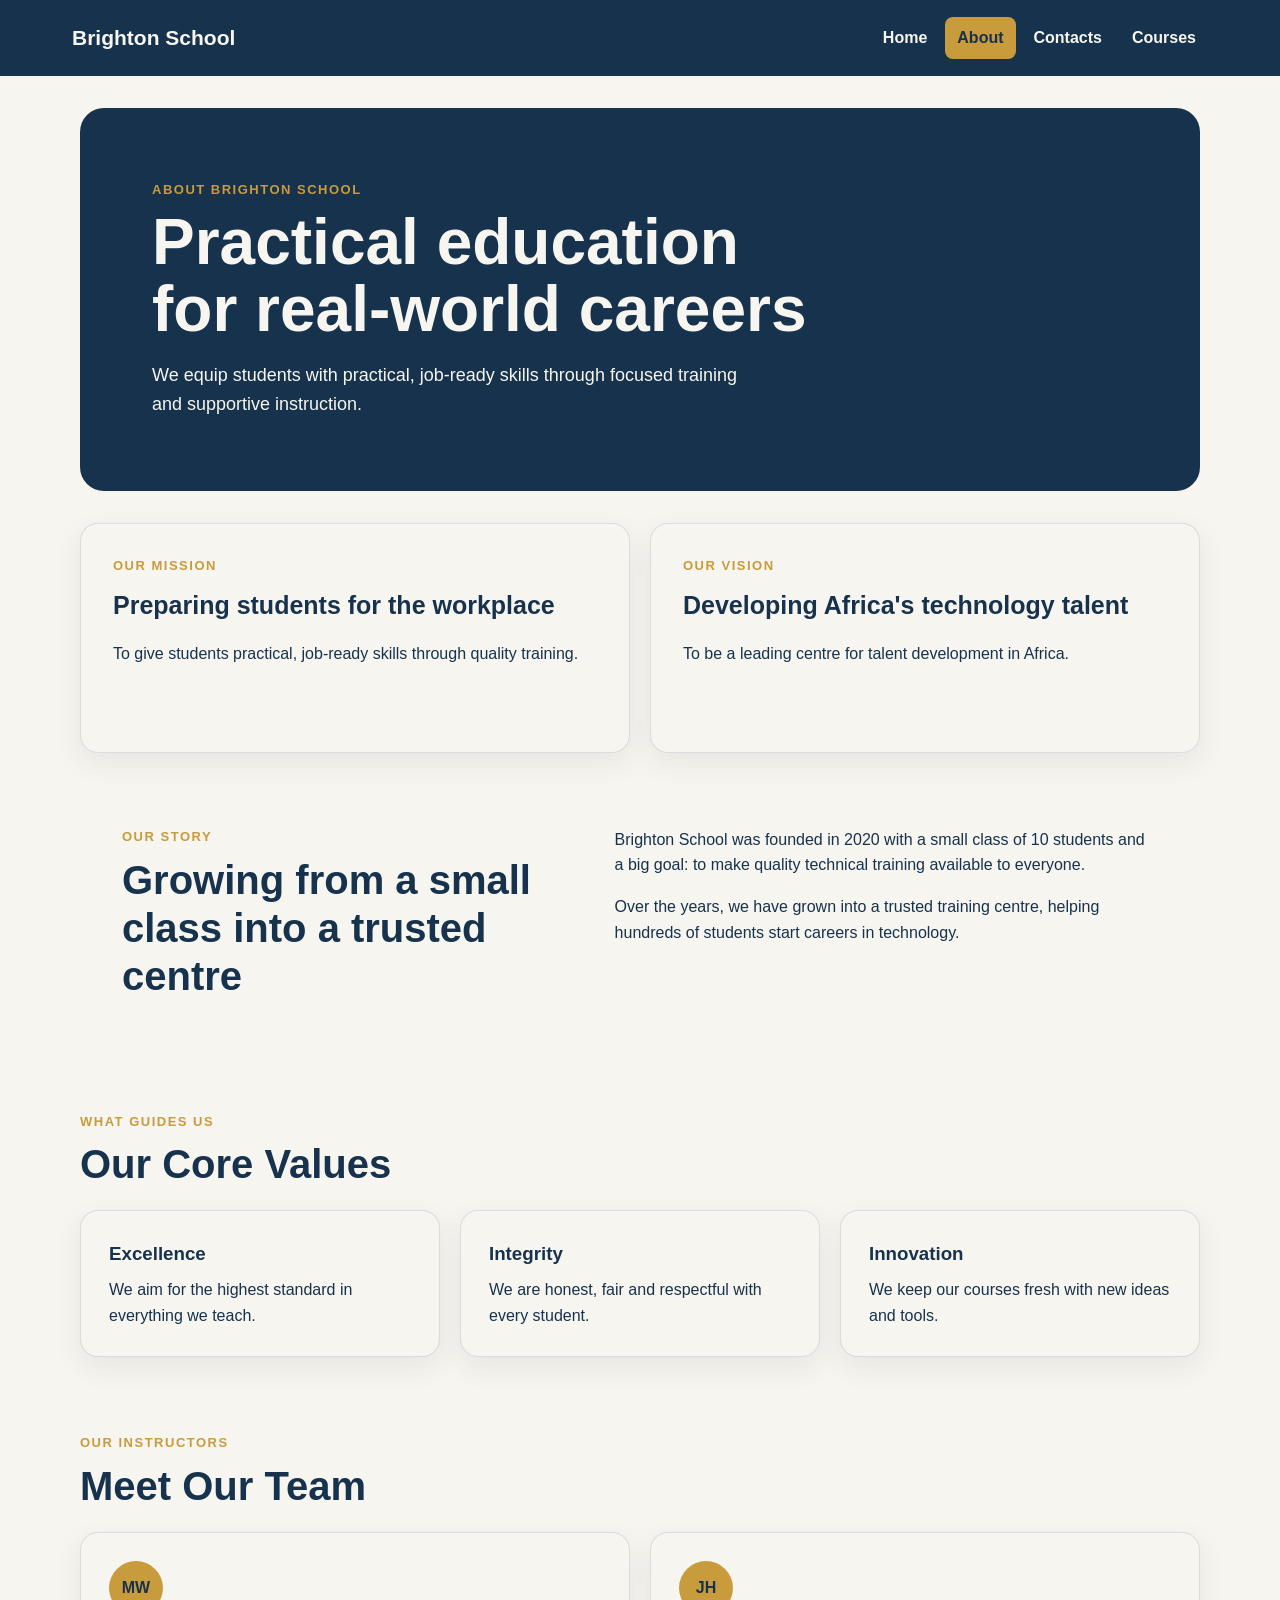
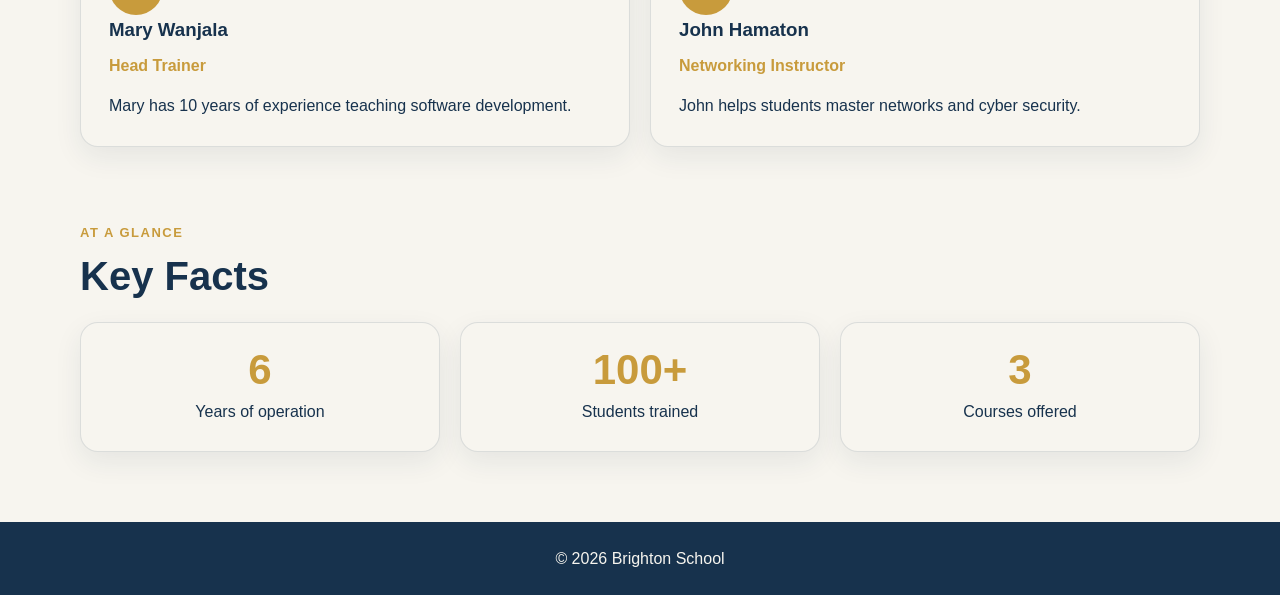
<file: about.html/index.html>
<!DOCTYPE html>
<html lang="en">
<head>
    <meta charset="UTF-8">
    <meta name="viewport" content="width=device-width, initial-scale=1.0">
    <title>About us - Brighton School</title>
    <link rel="stylesheet" href="style.css">
</head>
<body>
    
    <header class="site-header">
        <a class="brand" href="../index.html/index.html">Brighton School</a>
        <nav aria-label="Primary navigation">
            <ul>
                <li><a href="../index.html/index.html">Home</a></li>
                <li><a class="active" href="index.html" aria-current="page">About</a></li>
                <li><a href="../contacts.html/index.html">Contacts</a></li>
                <li><a href="../course.html/index.html">Courses</a></li>
            </ul>
        </nav>
    </header>

    <main>
        <section class="hero">
            <div>
                <p class="eyebrow">About Brighton School</p>
                <h1>Practical education for real-world careers</h1>
                <p class="hero-copy">We equip students with practical, job-ready skills through focused training and supportive instruction.</p>
            </div>
        </section>

        <section class="mission-grid" aria-label="Mission and vision">
            <article class="mission-card">
                <p class="card-label">Our Mission</p>
                <h2>Preparing students for the workplace</h2>
                <p>To give students practical, job-ready skills through quality training.</p>
            </article>
            <article class="mission-card">
                <p class="card-label">Our Vision</p>
                <h2>Developing Africa's technology talent</h2>
                <p>To be a leading centre for talent development in Africa.</p>
            </article>
        </section>

        <section class="story">
            <div>
                <p class="eyebrow">Our Story</p>
                <h2>Growing from a small class into a trusted centre</h2>
            </div>
            <div class="story-copy">
                <p>Brighton School was founded in 2020 with a small class of 10 students and a big goal: to make quality technical training available to everyone.</p>
                <p>Over the years, we have grown into a trusted training centre, helping hundreds of students start careers in technology.</p>
            </div>
        </section>

        <section class="values" aria-labelledby="values-heading">
            <div class="section-heading">
                <p class="eyebrow">What guides us</p>
                <h2 id="values-heading">Our Core Values</h2>
            </div>
            <div class="card-grid">
                <article class="core">
                    <h3>Excellence</h3>
                    <p>We aim for the highest standard in everything we teach.</p>
                </article>
                <article class="core">
                    <h3>Integrity</h3>
                    <p>We are honest, fair and respectful with every student.</p>
                </article>
                <article class="core">
                    <h3>Innovation</h3>
                    <p>We keep our courses fresh with new ideas and tools.</p>
                </article>
            </div>
        </section>

        <section class="team" aria-labelledby="team-heading">
            <div class="section-heading">
                <p class="eyebrow">Our instructors</p>
                <h2 id="team-heading">Meet Our Team</h2>
            </div>
            <div class="card-grid team-grid">
                <article class="meet">
                    <p class="initials" aria-hidden="true">MW</p>
                    <h3>Mary Wanjala</h3>
                    <p class="role">Head Trainer</p>
                    <p>Mary has 10 years of experience teaching software development.</p>
                </article>
                <article class="meet">
                    <p class="initials" aria-hidden="true">JH</p>
                    <h3>John Hamaton</h3>
                    <p class="role">Networking Instructor</p>
                    <p>John helps students master networks and cyber security.</p>
                </article>
            </div>
        </section>

        <section class="facts" aria-labelledby="facts-heading">
            <div class="section-heading">
                <p class="eyebrow">At a glance</p>
                <h2 id="facts-heading">Key Facts</h2>
            </div>
            <div class="facts-grid">
                <article class="key">
                    <h3>6</h3>
                    <p>Years of operation</p>
                </article>
                <article class="key">
                    <h3>100+</h3>
                    <p>Students trained</p>
                </article>
                <article class="key">
                    <h3>3</h3>
                    <p>Courses offered</p>
                </article>
            </div>
        </section>
    </main>

    <footer>
        <p>&copy; 2026 Brighton School</p>
    </footer>
</body>
</html>
</file>
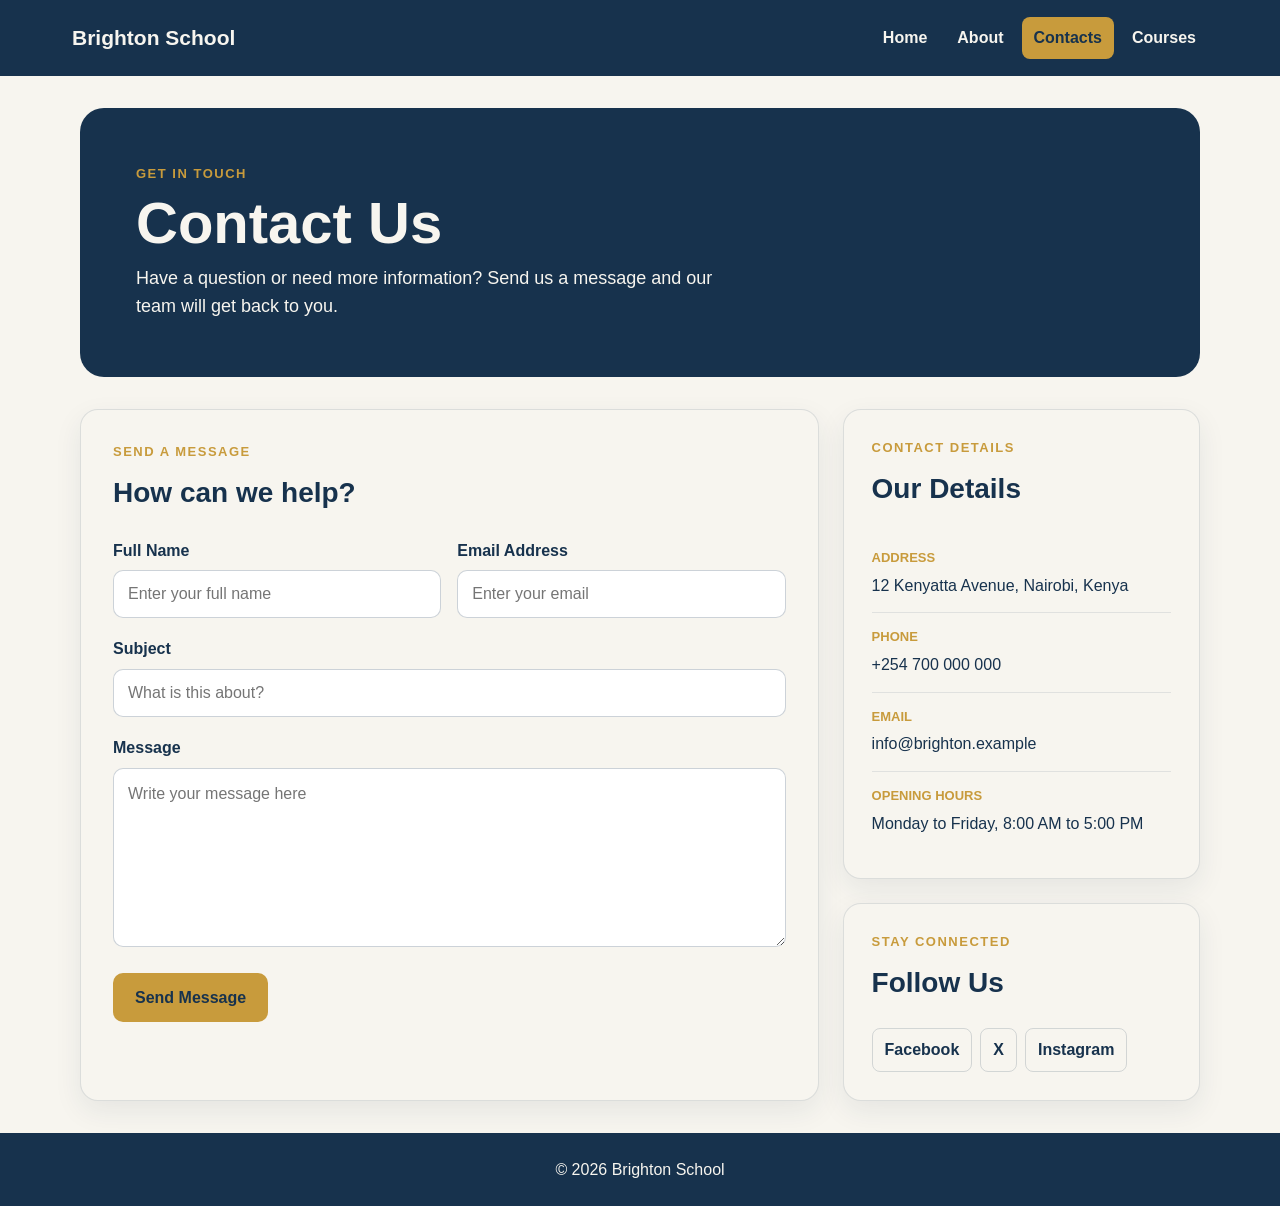
<file: contacts.html/index.html>
<!DOCTYPE html>
<html lang="en">
<head>
    <meta charset="UTF-8">
    <meta name="viewport" content="width=device-width, initial-scale=1.0">
    <link rel="stylesheet" href="style.css">
    <title>Contacts</title>
</head>
<body>
    <header class="site-header">
        <a class="brand" href="../index.html/index.html">Brighton School</a>
        <nav aria-label="Primary navigation">
            <ul>
                <li><a href="../index.html/index.html">Home</a></li>
                <li><a href="../about.html/index.html">About</a></li>
                <li><a class="active" href="index.html" aria-current="page">Contacts</a></li>
                <li><a href="../course.html/index.html">Courses</a></li>
            </ul>
        </nav>
    </header>

    <main>
        <section class="contact-hero">
            <div>
                <p class="eyebrow">Get in touch</p>
                <h1>Contact Us</h1>
                <p>Have a question or need more information? Send us a message and our team will get back to you.</p>
            </div>
        </section>

        <div class="contact-layout">
            <section class="contact-form-card" aria-labelledby="form-heading">
                <p class="card-label">Send a message</p>
                <h2 id="form-heading">How can we help?</h2>

                <form id="contact-form">
                    <div class="form-row">
                        <div class="field">
                            <label for="contact-name">Full Name</label>
                            <input type="text" id="contact-name" name="name" placeholder="Enter your full name" required>
                        </div>
                        <div class="field">
                            <label for="contact-email">Email Address</label>
                            <input type="email" id="contact-email" name="email" placeholder="Enter your email" required>
                        </div>
                    </div>

                    <div class="field">
                        <label for="contact-subject">Subject</label>
                        <input type="text" id="contact-subject" name="subject" placeholder="What is this about?" required>
                    </div>

                    <div class="field">
                        <label for="contact-message">Message</label>
                        <textarea id="contact-message" name="message" rows="6" placeholder="Write your message here" required></textarea>
                    </div>

                    <button type="submit">Send Message</button>
                    <p id="contact-feedback" role="status"></p>
                </form>
            </section>

            <aside>
                <section class="our-details" aria-labelledby="details-heading">
                    <p class="card-label">Contact details</p>
                    <h2 id="details-heading">Our Details</h2>
                    <div class="detail">
                        <span>Address</span>
                        <p>12 Kenyatta Avenue, Nairobi, Kenya</p>
                    </div>
                    <div class="detail">
                        <span>Phone</span>
                        <p>+254 700 000 000</p>
                    </div>
                    <div class="detail">
                        <span>Email</span>
                        <p>info@brighton.example</p>
                    </div>
                    <div class="detail">
                        <span>Opening hours</span>
                        <p>Monday to Friday, 8:00 AM to 5:00 PM</p>
                    </div>
                </section>

                <section class="social-card" aria-labelledby="social-heading">
                    <p class="card-label">Stay connected</p>
                    <h2 id="social-heading">Follow Us</h2>
                    <div class="social-links">
                        <a href="#">Facebook</a>
                        <a href="#">X</a>
                        <a href="#">Instagram</a>
                    </div>
                </section>
            </aside>
        </div>
    </main>

    <footer>
        <p>&copy; 2026 Brighton School</p>
    </footer>

    <script src="script.js"></script>
</body>
</html>
</file>
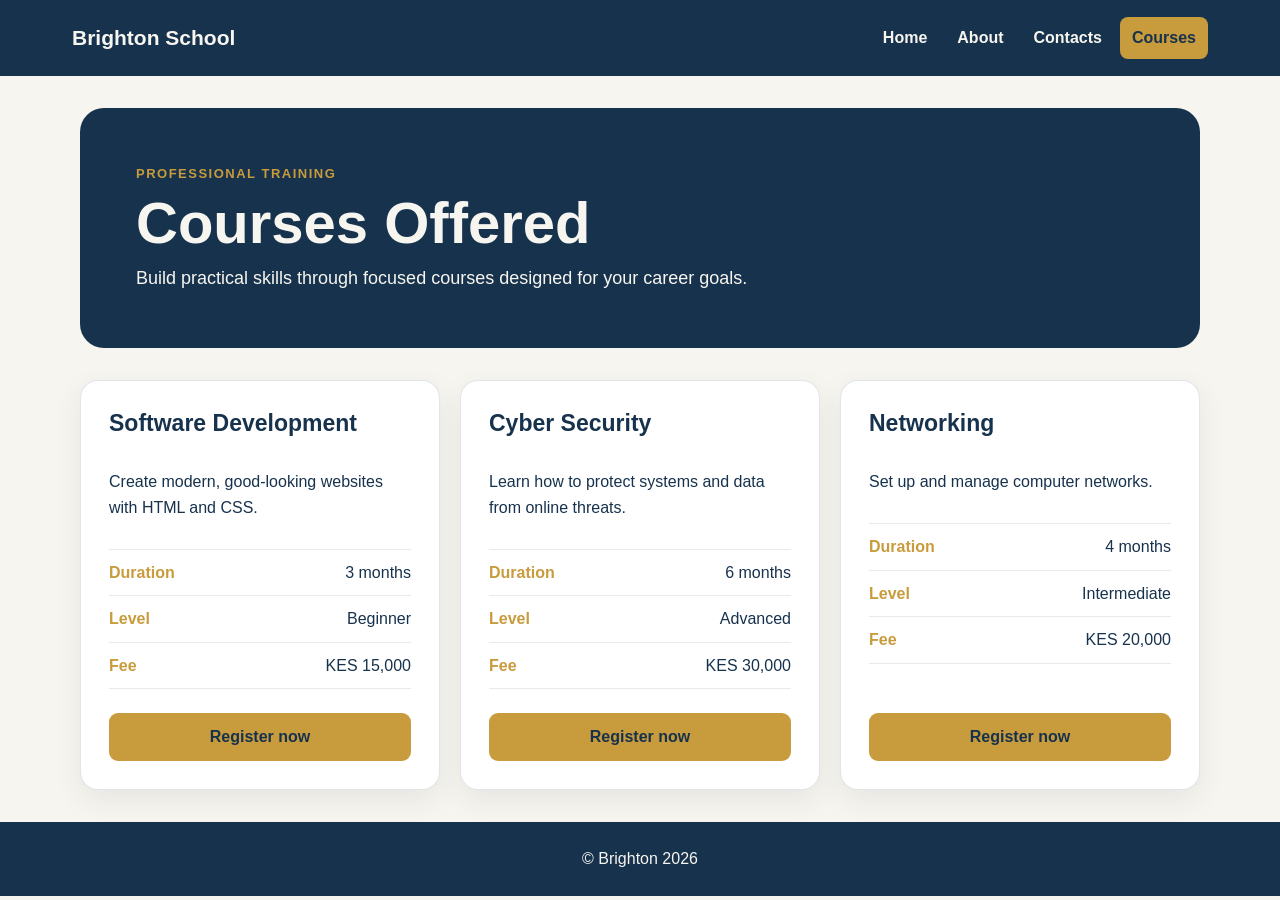
<file: course.html/index.html>
<!DOCTYPE html>
<html lang="en">
<head>
    <meta charset="UTF-8">
    <meta name="viewport" content="width=device-width, initial-scale=1.0">
    <link rel="stylesheet" href="style.css">
    <title>Courses</title>
</head>
<body>
  <header class="site-header">
    <a class="brand" href="../index.html/index.html">Brighton School</a>
    <nav aria-label="Primary navigation">
      <ul>
        <li><a href="../index.html/index.html">Home</a></li>
        <li><a href="../about.html/index.html">About</a></li>
        <li><a href="../contacts.html/index.html">Contacts</a></li>
        <li><a class="active" href="index.html" aria-current="page">Courses</a></li>
      </ul>
    </nav>
  </header>

  <main>
    <section class="courses-hero">
      <div>
        <p class="eyebrow">Professional training</p>
        <h1>Courses Offered</h1>
        <p>Build practical skills through focused courses designed for your career goals.</p>
      </div>
    </section>

    <section class="course-grid" aria-label="Available courses">
    <article class="course">
    <h3><u>Software Development</u></h3>
    <p>Create modern, good-looking websites with HTML and CSS.</p>
    <div class="course-details">
      <p><span>Duration</span>3 months</p>
      <p><span>Level</span>Beginner</p>
      <p><span>Fee</span>KES 15,000</p>
    </div>
    <a class="course-button" href="../index.html/index.html#register-form">Register now</a>
  </article>


  <article class="course">
    <h3><u>Cyber Security</u></h3>
    <p>Learn how to protect systems and data from online threats.</p>
    <div class="course-details">
      <p><span>Duration</span>6 months</p>
      <p><span>Level</span>Advanced</p>
      <p><span>Fee</span>KES 30,000</p>
    </div>
    <a class="course-button" href="../index.html/index.html#register-form">Register now</a>
  </article>

  <article class="course">
    <h3><u>Networking</u></h3>
    <p>Set up and manage computer networks.</p>
    <div class="course-details">
      <p><span>Duration</span>4 months</p>
      <p><span>Level</span>Intermediate</p>
      <p><span>Fee</span>KES 20,000</p>
    </div>
    <a class="course-button" href="../index.html/index.html#register-form">Register now</a>
  </article>
    </section>
  </main>

<footer>
    <p>&copy; Brighton 2026</p>
</footer>


</body>
</html>
</file>
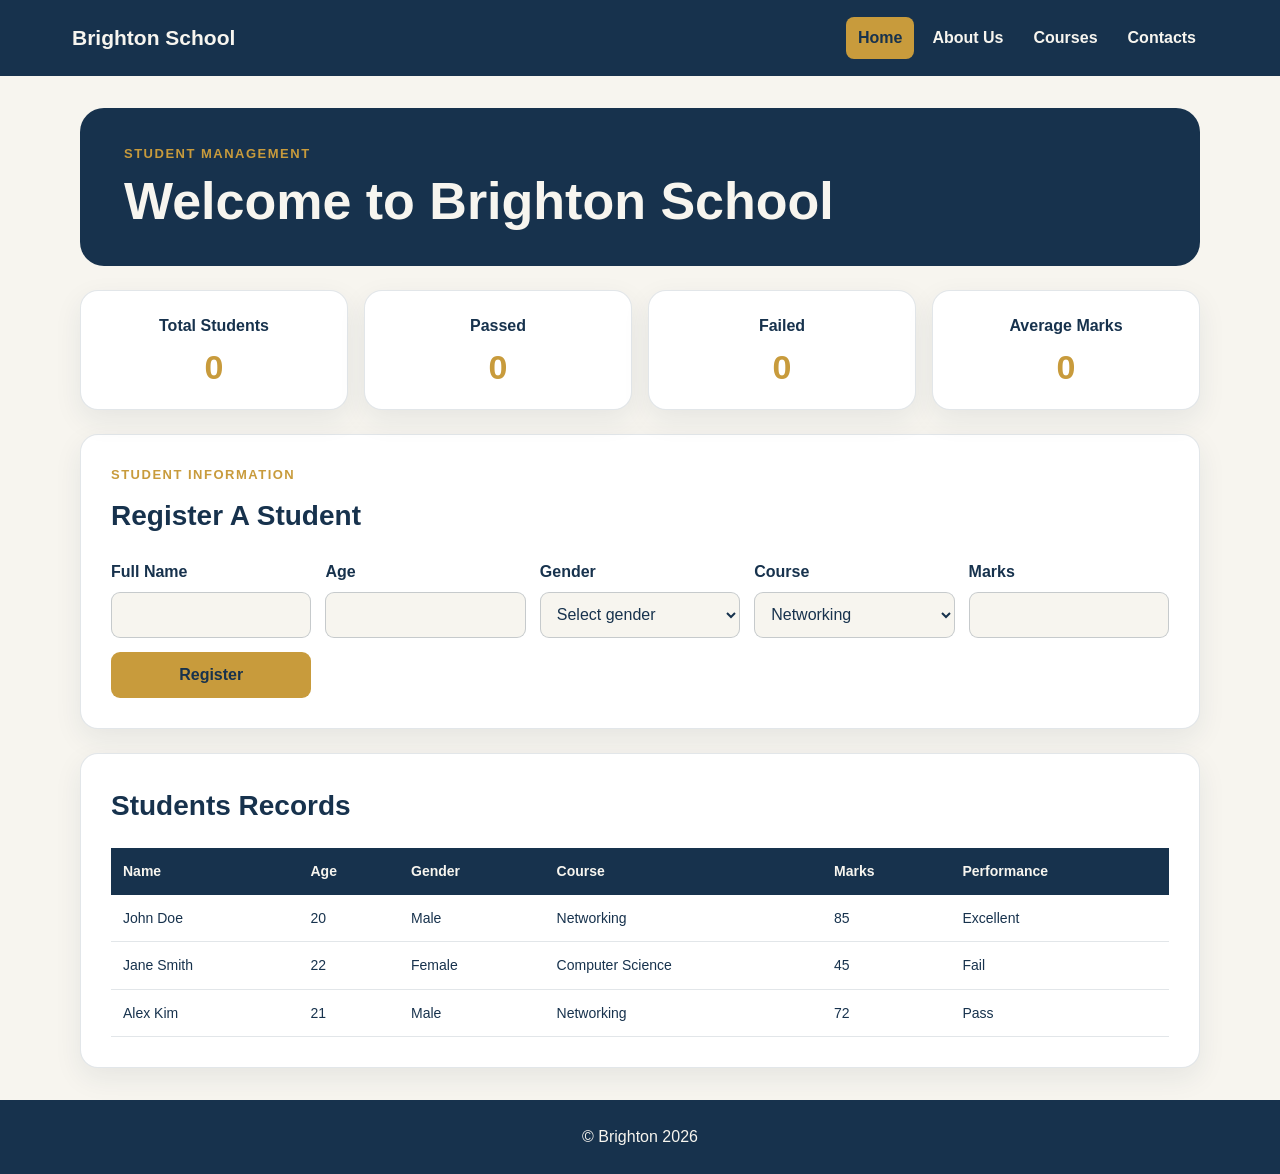
<file: index.html/index.html>
<!DOCTYPE html>
<html lang="en">
<head>
    <meta charset="UTF-8">
    <meta name="viewport" content="width=device-width, initial-scale=1.0">
    <link rel="stylesheet" href="style.css">
    <title>Home</title>
</head>
<body>
    <header class="site-header">
       <a class="brand" href="index.html">Brighton School</a>
       <nav>
        <ul>
          <li><a href="index.html" class="active" aria-current="page">Home</a></li>
          <li><a href="../about.html/index.html">About Us</a></li>
          <li><a href="../course.html/index.html">Courses</a></li>
          <li><a href="../contacts.html/index.html">Contacts</a></li>
        </ul>
       </nav>
    </header>
    <main>
      <section class="welcome">
        <p class="eyebrow">Student Management</p>
        <h1>Welcome to Brighton School</h1>
      </section>

 <div class="cards-container" aria-label="Student statistics">
<div class="card">
    <h3>Total Students</h3>
    <p id="total-students">0</p>
</div>

<div class="card">
<h3>Passed</h3>
<p id="total-passed">0</p>
</div>

<div class="card">
    <h3>Failed</h3>
    <p id="total-failed">0</p>
</div>
<div class="card">
    <h3>Average Marks</h3>
    <p id="average-marks">0</p>
</div>
</div>

<section class="form-card" aria-labelledby="register-heading">
<p class="card-label">Student information</p>
<h2 id="register-heading">Register A Student</h2>

    <form id="register-form">
    <div class="field">
    <label for="student-name">Full Name</label>
    <input type="text" id="student-name">
    </div>

    <div class="field">
    <label for="student-age">Age</label>
    <input type="number" id="student-age">
    </div>

<div class="field">
<label for="student-gender">Gender</label>
<select id="student-gender">
    <option value="">Select gender</option> 
    <option value="Male">Male</option>
    <option value="Female">Female</option>

</select>
</div>

<div class="field">
<label for="student-course">Course</label>
<select id="student-course">
  <option value="Networking">Networking</option>
    <option value="CyberSecurity">Cyber Security</option>
    <option value="Software Development">Software Development</option>
</select>
</div>

<div class="field">
<label for="student-marks">Marks</label>
<input type="number" id="student-marks">
</div>

<button type="submit">Register</button>
</form>
</section>

<div class="records-container">
  <h3>Students Records</h3>
  <table>
    <thead>

    <tr>
        <th>Name</th>
        <th>Age</th>
        <th>Gender</th>
        <th>Course</th>
        <th>Marks</th>
        <th>Performance</th>

    </tr>
    </thead>
    <tbody>
      <tr>
        <td>John Doe</td>
        <td>20</td>
        <td>Male</td>
        <td>Networking</td>
        <td>85</td>
        <td class="perf-excellent">Excellent</td>
      </tr>
      <tr>
        <td>Jane Smith</td>
        <td>22</td>
        <td>Female</td>
        <td>Computer Science</td>
        <td>45</td>
        <td class="perf-fail">Fail</td>
      </tr>
      <tr>
        <td>Alex Kim</td>
        <td>21</td>
        <td>Male</td>
        <td>Networking</td>
        <td>72</td>
        <td class="perf-pass">Pass</td>
      </tr>
      <!-- Additional rows as needed -->
    </tbody>
  </table>
</div>
    
  </div>
</div>


</table>


    </main>

    <footer>
        <p> &copy; Brighton 2026</p>

    </footer>
    <script src="script.js"></script>

</body>
</html>
</file>
<file: about.html/style.css>
:root {
    --navy: #17324d;
    --gold: #c89b3c;
    --cream: #f7f5ef;
}

* {
    box-sizing: border-box;
}

body {
    margin: 0;
    background: var(--cream);
    color: var(--navy);
    font-family: Arial, Helvetica, sans-serif;
    line-height: 1.6;
}

.site-header {
    min-height: 76px;
    padding: 16px clamp(24px, 6vw, 72px);
    display: flex;
    align-items: center;
    justify-content: space-between;
    background: var(--navy);
}

.brand {
    color: var(--cream);
    font-size: 21px;
    font-weight: 700;
    text-decoration: none;
}

nav ul {
    display: flex;
    gap: 6px;
    margin: 0;
    padding: 0;
    list-style: none;
}

nav a {
    display: block;
    padding: 8px 12px;
    border-radius: 8px;
    color: var(--cream);
    text-decoration: none;
    font-weight: 600;
}

nav a:hover,
nav a.active {
    background: var(--gold);
    color: var(--navy);
}

main {
    width: min(1120px, calc(100% - 40px));
    margin: 0 auto;
}

.hero {
    min-height: 310px;
    margin: 32px 0;
    padding: clamp(32px, 7vw, 72px);
    display: flex;
    align-items: center;
    border-radius: 24px;
    background: var(--navy);
    color: var(--cream);
}

.hero > div {
    max-width: 680px;
}

.hero h1 {
    margin: 8px 0 18px;
    font-size: clamp(38px, 6vw, 64px);
    line-height: 1.05;
}

.hero-copy {
    max-width: 590px;
    margin: 0;
    color: var(--cream);
    font-size: 18px;
}

.eyebrow,
.card-label {
    margin: 0 0 8px;
    color: var(--gold);
    font-size: 13px;
    font-weight: 800;
    letter-spacing: 1.5px;
    text-transform: uppercase;
}

.mission-grid,
.card-grid,
.facts-grid {
    display: grid;
    gap: 20px;
}

.mission-grid {
    grid-template-columns: repeat(2, 1fr);
    margin-bottom: 32px;
}

.mission-card,
.core,
.meet,
.key {
    border: 1px solid rgba(23, 50, 77, 0.12);
    border-radius: 18px;
    background: var(--cream);
    box-shadow: 0 10px 28px rgba(23, 50, 77, 0.08);
}

.mission-card {
    min-height: 230px;
    padding: 32px;
}

.mission-card h2 {
    margin: 0 0 12px;
    font-size: 25px;
}

.story {
    margin: 32px 0;
    padding: 42px;
    display: grid;
    grid-template-columns: 0.9fr 1.1fr;
    gap: 48px;
    border-radius: 18px;
    background: var(--cream);
}

.story h2,
.section-heading h2 {
    margin: 0;
    font-size: clamp(28px, 4vw, 40px);
    line-height: 1.2;
}

.story-copy p {
    margin: 0 0 16px;
}

.story-copy p:last-child {
    margin-bottom: 0;
}

.values,
.team,
.facts {
    padding: 38px 0;
}

.section-heading {
    margin-bottom: 22px;
}

.card-grid {
    grid-template-columns: repeat(3, 1fr);
}

.core,
.meet {
    padding: 28px;
}

.core h3,
.meet h3,
.key h3 {
    margin: 0 0 8px;
}

.core p,
.meet p,
.key p {
    margin: 0;
}

.team-grid {
    grid-template-columns: repeat(2, 1fr);
}

.initials {
    width: 54px;
    height: 54px;
    margin-bottom: 18px;
    display: grid;
    place-items: center;
    border-radius: 50%;
    background: var(--gold);
    color: var(--navy);
    font-weight: 800;
}

.role {
    margin-bottom: 14px !important;
    color: var(--gold);
    font-weight: 800;
}

.facts {
    margin-bottom: 32px;
}

.facts-grid {
    grid-template-columns: repeat(3, 1fr);
}

.key {
    padding: 26px;
    text-align: center;
}

.key h3 {
    color: var(--gold);
    font-size: 42px;
    line-height: 1;
}

footer {
    min-height: 72px;
    padding: 24px;
    display: grid;
    place-items: center;
    background: var(--navy);
    color: var(--cream);
}

footer p {
    margin: 0;
}

@media (max-width: 760px) {
    .site-header {
        align-items: flex-start;
        gap: 12px;
    }

    nav ul {
        flex-wrap: wrap;
        justify-content: flex-end;
    }

    .mission-grid,
    .story,
    .card-grid,
    .team-grid,
    .facts-grid {
        grid-template-columns: 1fr;
    }

    .story {
        gap: 18px;
        padding: 28px;
    }

    main {
        width: min(100% - 24px, 1120px);
    }

    .hero {
        min-height: 280px;
        margin-top: 12px;
    }
}
</file>
<file: contacts.html/style.css>
:root {
    --navy: #17324d;
    --gold: #c89b3c;
    --cream: #f7f5ef;
}

* {
    box-sizing: border-box;
}

body {
    margin: 0;
    background: var(--cream);
    color: var(--navy);
    font-family: Arial, Helvetica, sans-serif;
    line-height: 1.6;
}

.site-header {
    min-height: 76px;
    padding: 16px clamp(24px, 6vw, 72px);
    display: flex;
    align-items: center;
    justify-content: space-between;
    background: var(--navy);
}

.brand {
    color: var(--cream);
    font-size: 21px;
    font-weight: 700;
    text-decoration: none;
}

nav ul {
    display: flex;
    gap: 6px;
    margin: 0;
    padding: 0;
    list-style: none;
}

nav a {
    display: block;
    padding: 8px 12px;
    border-radius: 8px;
    color: var(--cream);
    text-decoration: none;
    font-weight: 600;
}

nav a:hover,
nav a.active {
    background: var(--gold);
    color: var(--navy);
}

main {
    width: min(1120px, calc(100% - 40px));
    margin: 0 auto;
}

.contact-hero {
    min-height: 220px;
    margin: 32px 0;
    padding: clamp(32px, 6vw, 56px);
    display: flex;
    align-items: center;
    border-radius: 24px;
    background: var(--navy);
    color: var(--cream);
}

.contact-hero div {
    max-width: 700px;
}

.contact-hero h1 {
    margin: 4px 0 10px;
    font-size: clamp(38px, 6vw, 58px);
    line-height: 1.05;
}

.contact-hero p:last-child {
    max-width: 620px;
    margin: 0;
    font-size: 18px;
}

.eyebrow,
.card-label {
    margin: 0 0 8px;
    color: var(--gold);
    font-size: 13px;
    font-weight: 800;
    letter-spacing: 1.5px;
    text-transform: uppercase;
}

.contact-layout {
    display: grid;
    grid-template-columns: minmax(0, 1.55fr) minmax(280px, 0.75fr);
    gap: 24px;
    margin-bottom: 32px;
}

.contact-layout aside {
    display: grid;
    gap: 24px;
}

.contact-form-card,
.our-details,
.social-card {
    border: 1px solid rgba(23, 50, 77, 0.12);
    border-radius: 18px;
    background: var(--cream);
    box-shadow: 0 10px 28px rgba(23, 50, 77, 0.08);
}

.contact-form-card {
    padding: 32px;
}

.contact-form-card h2,
.our-details h2,
.social-card h2 {
    margin: 0 0 22px;
    font-size: 28px;
}

.form-row {
    display: grid;
    grid-template-columns: repeat(2, 1fr);
    gap: 16px;
}

.field {
    margin-bottom: 18px;
}

.field label {
    display: block;
    margin-bottom: 7px;
    font-weight: 700;
}

.field input,
.field textarea {
    width: 100%;
    border: 1px solid rgba(23, 50, 77, 0.22);
    border-radius: 10px;
    background: #ffffff;
    color: var(--navy);
    font: inherit;
    outline: none;
}

.field input {
    height: 48px;
    padding: 0 14px;
}

.field textarea {
    min-height: 150px;
    padding: 12px 14px;
    resize: vertical;
}

.field input:focus,
.field textarea:focus {
    border-color: var(--gold);
    box-shadow: 0 0 0 3px rgba(200, 155, 60, 0.18);
}

button {
    min-height: 48px;
    padding: 12px 22px;
    border: 0;
    border-radius: 10px;
    background: var(--gold);
    color: var(--navy);
    font: inherit;
    font-weight: 800;
    cursor: pointer;
}

button:hover {
    background: #b88a32;
}

#contact-feedback {
    min-height: 24px;
    margin: 12px 0 0;
    color: var(--navy);
    font-weight: 700;
}

.our-details,
.social-card {
    padding: 28px;
}

.detail {
    padding: 14px 0;
    border-top: 1px solid rgba(23, 50, 77, 0.1);
}

.detail:first-of-type {
    border-top: 0;
}

.detail span {
    display: block;
    color: var(--gold);
    font-size: 13px;
    font-weight: 800;
    text-transform: uppercase;
}

.detail p {
    margin: 4px 0 0;
}

.social-links {
    display: flex;
    flex-wrap: wrap;
    gap: 8px;
}

.social-links a {
    padding: 8px 12px;
    border: 1px solid rgba(23, 50, 77, 0.16);
    border-radius: 8px;
    color: var(--navy);
    text-decoration: none;
    font-weight: 700;
}

.social-links a:hover {
    border-color: var(--gold);
    background: var(--gold);
}

footer {
    min-height: 72px;
    padding: 24px;
    display: grid;
    place-items: center;
    background: var(--navy);
    color: var(--cream);
}

footer p {
    margin: 0;
}

@media (max-width: 760px) {
    .site-header {
        align-items: flex-start;
        gap: 12px;
    }

    nav ul {
        flex-wrap: wrap;
        justify-content: flex-end;
    }

    main {
        width: min(100% - 24px, 1120px);
    }

    .contact-hero {
        min-height: 200px;
        margin-top: 12px;
    }

    .contact-layout,
    .form-row {
        grid-template-columns: 1fr;
    }

    .contact-form-card,
    .our-details,
    .social-card {
        padding: 24px;
    }
}
</file>
<file: course.html/style.css>
:root {
  --navy: #17324d;
  --gold: #c89b3c;
  --cream: #f7f5ef;
}

* { box-sizing: border-box; }

body {
  margin: 0;
  background: var(--cream);
  color: var(--navy);
  font-family: Arial, Helvetica, sans-serif;
  line-height: 1.6;
}

.site-header {
  min-height: 76px;
  padding: 16px clamp(24px, 6vw, 72px);
  display: flex;
  align-items: center;
  justify-content: space-between;
  background: var(--navy);
}

.brand {
  color: var(--cream);
  font-size: 21px;
  font-weight: 700;
  text-decoration: none;
}

nav ul {
  display: flex;
  gap: 6px;
  margin: 0;
  padding: 0;
  list-style: none;
}

nav a {
  display: block;
  padding: 8px 12px;
  border-radius: 8px;
  color: var(--cream);
  text-decoration: none;
  font-weight: 600;
}

nav a:hover,
nav a.active {
  background: var(--gold);
  color: var(--navy);
}

main {
  width: min(1120px, calc(100% - 40px));
  margin: 0 auto;
}

.courses-hero {
  min-height: 220px;
  margin: 32px 0;
  padding: clamp(32px, 6vw, 56px);
  display: flex;
  align-items: center;
  border-radius: 24px;
  background: var(--navy);
  color: var(--cream);
}

.courses-hero h1 {
  margin: 4px 0 10px;
  font-size: clamp(38px, 6vw, 58px);
  line-height: 1.05;
}

.courses-hero p:last-child {
  max-width: 620px;
  margin: 0;
  font-size: 18px;
}

.eyebrow {
  margin: 0 0 8px;
  color: var(--gold);
  font-size: 13px;
  font-weight: 800;
  letter-spacing: 1.5px;
  text-transform: uppercase;
}

.course-grid {
  display: grid;
  grid-template-columns: repeat(3, 1fr);
  gap: 20px;
  margin-bottom: 32px;
}

.course {
  min-height: 390px;
  padding: 28px;
  display: flex;
  flex-direction: column;
  border: 1px solid rgba(23, 50, 77, 0.12);
  border-radius: 18px;
  background: #ffffff;
  box-shadow: 0 10px 28px rgba(23, 50, 77, 0.08);
}

.course h3 {
  margin: 0 0 14px;
  font-size: 23px;
  line-height: 1.3;
}

.course h3 u {
  text-decoration: none;
}

.course-details {
  margin: 12px 0 24px;
  border-top: 1px solid rgba(23, 50, 77, 0.1);
}

.course-details p {
  margin: 0;
  padding: 10px 0;
  display: flex;
  justify-content: space-between;
  gap: 12px;
  border-bottom: 1px solid rgba(23, 50, 77, 0.1);
}

.course-details span {
  color: var(--gold);
  font-weight: 800;
}

.course-button {
  margin-top: auto;
  padding: 11px 16px;
  border-radius: 9px;
  background: var(--gold);
  color: var(--navy);
  text-align: center;
  text-decoration: none;
  font-weight: 800;
}

.course-button:hover { background: #b88a32; }

footer {
  min-height: 72px;
  padding: 24px;
  display: grid;
  place-items: center;
  background: var(--navy);
  color: var(--cream);
}

footer p { margin: 0; }

@media (max-width: 900px) {
  .course-grid { grid-template-columns: repeat(2, 1fr); }
}

@media (max-width: 760px) {
  .site-header { align-items: flex-start; gap: 12px; }
  nav ul { flex-wrap: wrap; justify-content: flex-end; }
  main { width: min(100% - 24px, 1120px); }
  .courses-hero { margin-top: 12px; }
  .course-grid { grid-template-columns: 1fr; }
}
</file>
<file: index.html/style.css>
:root {
  --navy: #17324d;
  --gold: #c89b3c;
  --cream: #f7f5ef;
}

* { box-sizing: border-box; }

body {
  margin: 0;
  background: var(--cream);
  color: var(--navy);
  font-family: Arial, Helvetica, sans-serif;
  line-height: 1.6;
}

.site-header {
  min-height: 76px;
  padding: 16px clamp(24px, 6vw, 72px);
  display: flex;
  align-items: center;
  justify-content: space-between;
  background: var(--navy);
}

.brand {
  color: var(--cream);
  font-size: 21px;
  font-weight: 700;
  text-decoration: none;
}

nav ul {
  display: flex;
  gap: 6px;
  margin: 0;
  padding: 0;
  list-style: none;
}

nav a {
  display: block;
  padding: 8px 12px;
  border-radius: 8px;
  color: var(--cream);
  text-decoration: none;
  font-weight: 600;
}

nav a:hover,
nav a.active {
  background: var(--gold);
  color: var(--navy);
}

main {
  width: min(1120px, calc(100% - 40px));
  margin: 0 auto;
}

.welcome {
  margin: 32px 0 24px;
  padding: 36px 44px;
  border-radius: 24px;
  background: var(--navy);
  color: var(--cream);
}

.welcome h1 {
  margin: 4px 0 0;
  font-size: clamp(34px, 5vw, 52px);
  line-height: 1.1;
}

.eyebrow,
.card-label {
  margin: 0 0 8px;
  color: var(--gold);
  font-size: 13px;
  font-weight: 800;
  letter-spacing: 1.5px;
  text-transform: uppercase;
}

.cards-container {
  display: grid;
  grid-template-columns: repeat(4, 1fr);
  gap: 16px;
  margin: 24px 0;
}

.card,
.form-card,
.records-container {
  border: 1px solid rgba(23, 50, 77, 0.12);
  border-radius: 18px;
  background: #ffffff;
  box-shadow: 0 10px 28px rgba(23, 50, 77, 0.08);
}

.card {
  padding: 22px;
  text-align: center;
}

.card h3 {
  margin: 0 0 8px;
  font-size: 16px;
}

.card p {
  margin: 0;
  color: var(--gold);
  font-size: 34px;
  font-weight: 800;
  line-height: 1.2;
}

.form-card {
  margin: 24px 0;
  padding: 30px;
}

.form-card h2,
.records-container h3 {
  margin: 0 0 20px;
  font-size: 28px;
}

#register-form {
  display: grid;
  grid-template-columns: repeat(5, 1fr);
  gap: 14px;
  align-items: end;
}

.field label {
  display: block;
  margin-bottom: 7px;
  font-weight: 700;
}

.field input,
.field select {
  width: 100%;
  height: 46px;
  padding: 0 12px;
  border: 1px solid rgba(23, 50, 77, 0.22);
  border-radius: 9px;
  background: var(--cream);
  color: var(--navy);
  font: inherit;
  outline: none;
}

.field input:focus,
.field select:focus {
  border-color: var(--gold);
  box-shadow: 0 0 0 3px rgba(200, 155, 60, 0.18);
}

button {
  height: 46px;
  border: 0;
  border-radius: 9px;
  background: var(--gold);
  color: var(--navy);
  font: inherit;
  font-weight: 800;
  cursor: pointer;
}

button:hover { background: #b88a32; }

.records-container {
  margin: 24px 0 32px;
  padding: 30px;
  overflow-x: auto;
}

.records-container table {
  width: 100%;
  border-collapse: collapse;
  background: #ffffff;
}

.records-container th {
  padding: 12px;
  background: var(--navy);
  color: var(--cream);
  text-align: left;
  font-size: 14px;
}

.records-container td {
  padding: 12px;
  border-bottom: 1px solid rgba(23, 50, 77, 0.12);
  font-size: 14px;
}

.records-container tbody tr:hover { background: var(--cream); }

footer {
  min-height: 72px;
  padding: 24px;
  display: grid;
  place-items: center;
  background: var(--navy);
  color: var(--cream);
}

footer p { margin: 0; }

@media (max-width: 900px) {
  .cards-container { grid-template-columns: repeat(2, 1fr); }
  #register-form { grid-template-columns: repeat(2, 1fr); }
  #register-form button { grid-column: 1 / -1; }
}

@media (max-width: 760px) {
  .site-header { align-items: flex-start; gap: 12px; }
  nav ul { flex-wrap: wrap; justify-content: flex-end; }
  main { width: min(100% - 24px, 1120px); }
  .welcome { margin-top: 12px; padding: 28px; }
  .cards-container,
  #register-form { grid-template-columns: 1fr; }
  #register-form button { grid-column: auto; }
}
</file>
